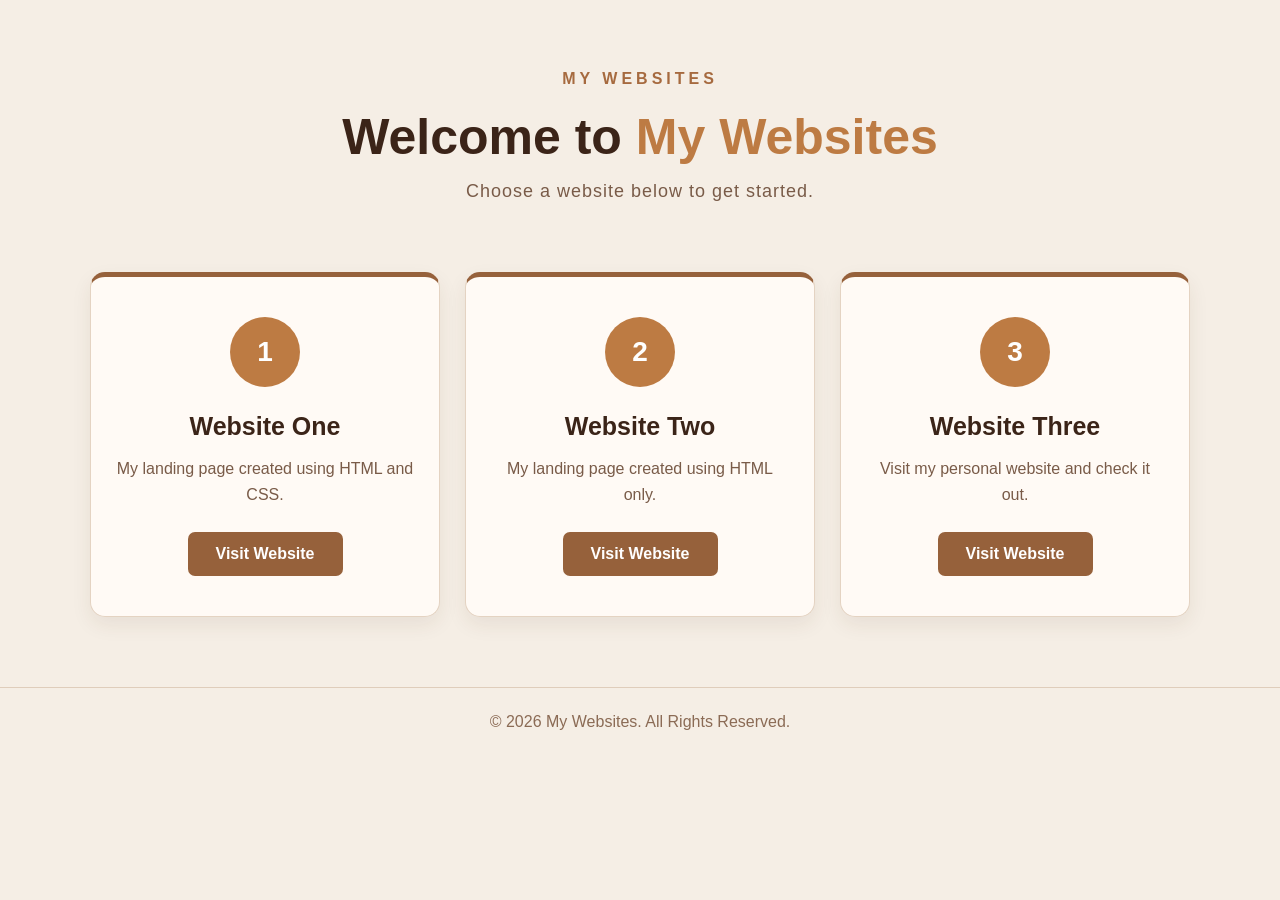
<file: index.html>
<!DOCTYPE html>
<html lang="en">
<head>
    <meta charset="UTF-8">
    <meta name="viewport" content="width=device-width, initial-scale=1.0">
    <title>My Websites</title>

    <style>
        * {
            margin: 0;
            padding: 0;
            box-sizing: border-box;
            font-family: Arial, sans-serif;
        }

        body {
            min-height: 100vh;
            background: #f5eee5;
            color: #3b2418;
        }

        header {
            text-align: center;
            padding: 70px 20px 40px;
        }

        header p {
            color: #a66a3f;
            font-size: 16px;
            letter-spacing: 4px;
            font-weight: bold;
            margin-bottom: 20px;
        }

        header h1 {
            font-size: 50px;
            margin-bottom: 15px;
        }

        header h1 span {
            color: #bd7b43;
        }

        header .subtitle {
            color: #795b48;
            font-size: 18px;
            letter-spacing: 1px;
        }

        .websites {
            width: 90%;
            max-width: 1100px;
            margin: 30px auto 70px;
            display: grid;
            grid-template-columns: repeat(3, 1fr);
            gap: 25px;
        }

        .card {
            background: #fffaf5;
            border: 1px solid #e4d3c2;
            border-top: 5px solid #96613b;
            border-radius: 15px;
            padding: 40px 25px;
            text-align: center;
            box-shadow: 0 8px 20px rgba(80, 50, 30, 0.08);
            transition: 0.3s;
        }

        .card:hover {
            transform: translateY(-8px);
            box-shadow: 0 15px 30px rgba(80, 50, 30, 0.15);
        }

        .number {
            width: 70px;
            height: 70px;
            margin: 0 auto 25px;
            background: #bd7b43;
            color: white;
            border-radius: 50%;
            display: flex;
            align-items: center;
            justify-content: center;
            font-size: 28px;
            font-weight: bold;
        }

        .card h2 {
            font-size: 25px;
            margin-bottom: 15px;
        }

        .card p {
            color: #795b48;
            line-height: 1.6;
            min-height: 50px;
            margin-bottom: 25px;
        }

        .button {
            display: inline-block;
            background: #96613b;
            color: white;
            text-decoration: none;
            padding: 13px 28px;
            border-radius: 7px;
            font-weight: bold;
            transition: 0.3s;
        }

        .button:hover {
            background: #6f4328;
        }

        footer {
            text-align: center;
            padding: 25px;
            color: #8b6b55;
            border-top: 1px solid #dfcdbb;
        }

        @media (max-width: 800px) {
            .websites {
                grid-template-columns: 1fr;
                max-width: 500px;
            }

            header h1 {
                font-size: 38px;
            }
        }
    </style>
</head>

<body>

    <header>
        <p>MY WEBSITES</p>

        <h1>
            Welcome to <span>My Websites</span>
        </h1>

        <div class="subtitle">
            Choose a website below to get started.
        </div>
    </header>


    <section class="websites">

        <!-- Website One -->
        <div class="card">
            <div class="number">1</div>

            <h2>Website One</h2>

            <p>
                My landing page created using HTML and CSS.
            </p>

            <a href="landing-page-html-css/" class="button">
                Visit Website
            </a>
        </div>


        <!-- Website Two -->
        <div class="card">
            <div class="number">2</div>

            <h2>Website Two</h2>

            <p>
                My landing page created using HTML only.
            </p>

            <a href="landing-page-html/" class="button">
                Visit Website
            </a>
        </div>


        <!-- Website Three -->
        <div class="card">
            <div class="number">3</div>

            <h2>Website Three</h2>

            <p>
                Visit my personal website and check it out.
            </p>

            <a href="personal-page/" class="button">
                Visit Website
            </a>
        </div>

    </section>


    <footer>
        <p>© 2026 My Websites. All Rights Reserved.</p>
    </footer>

</body>
</html>
</file>
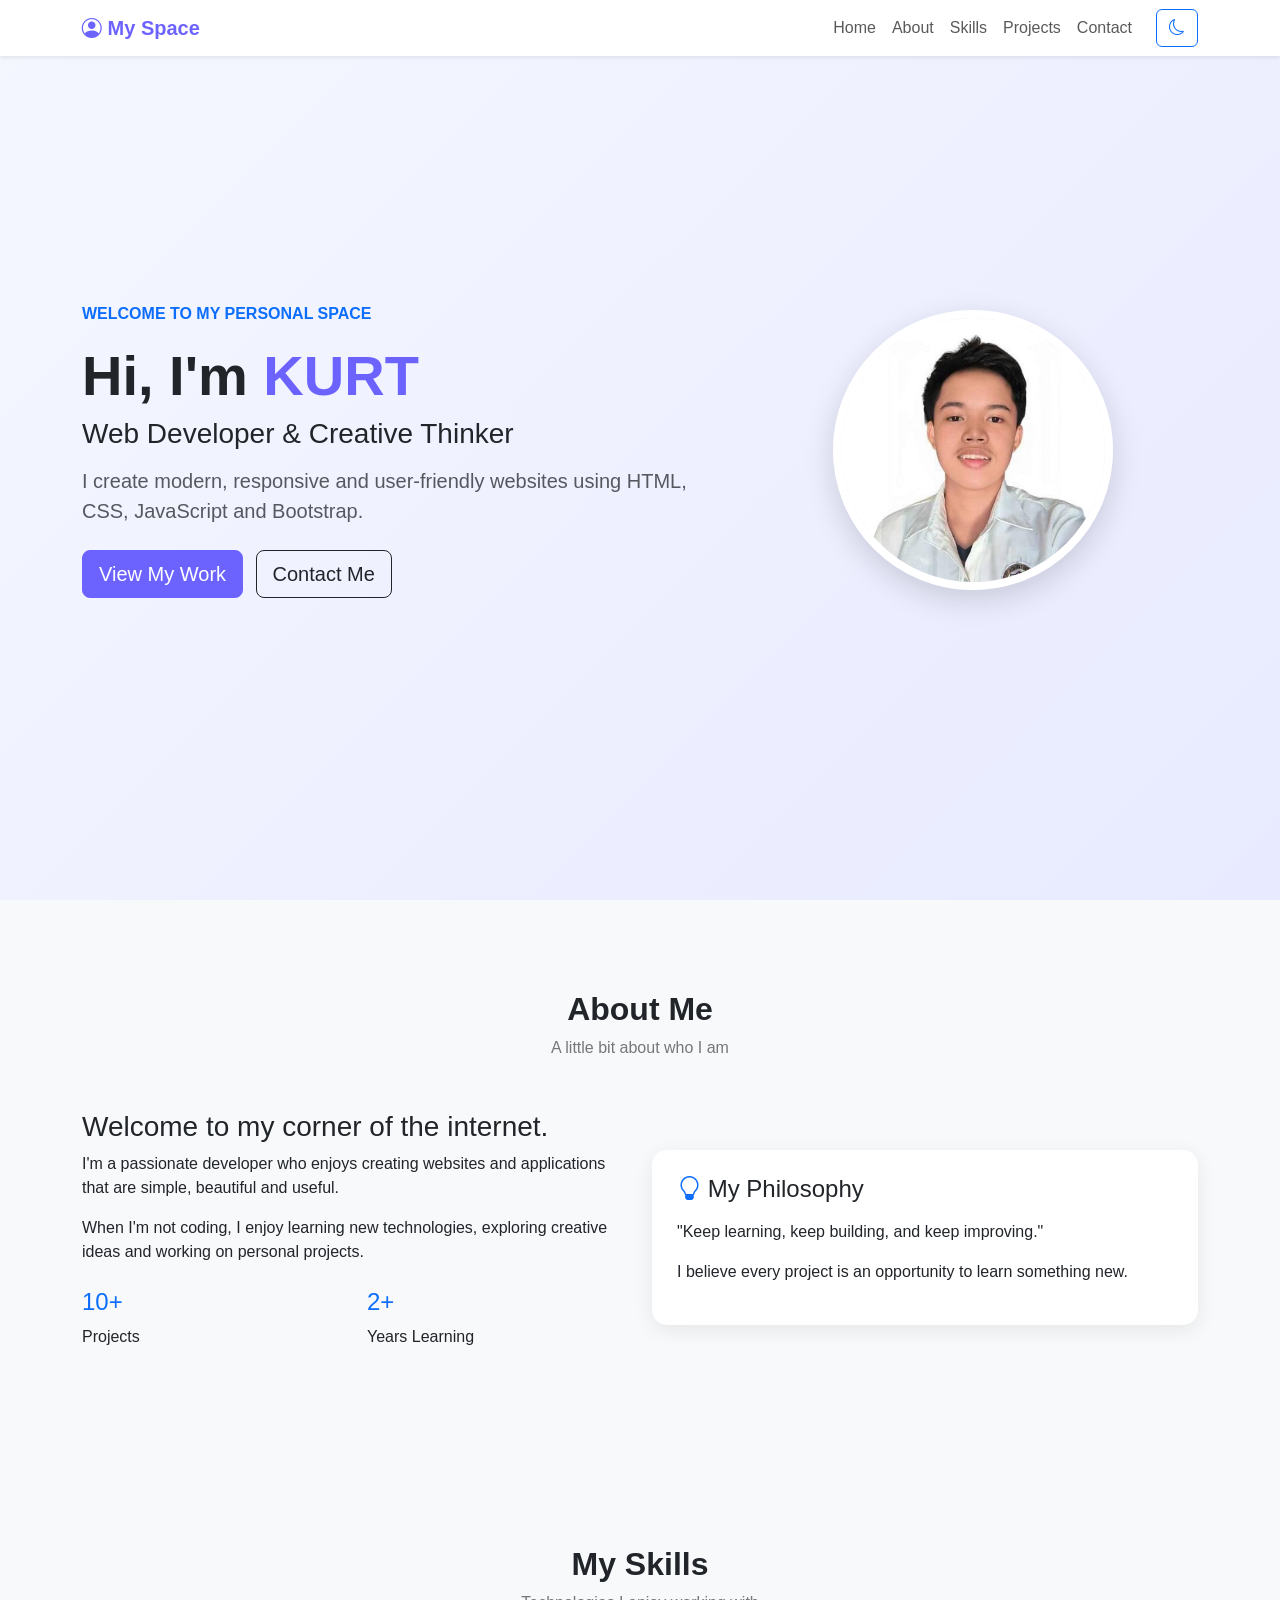
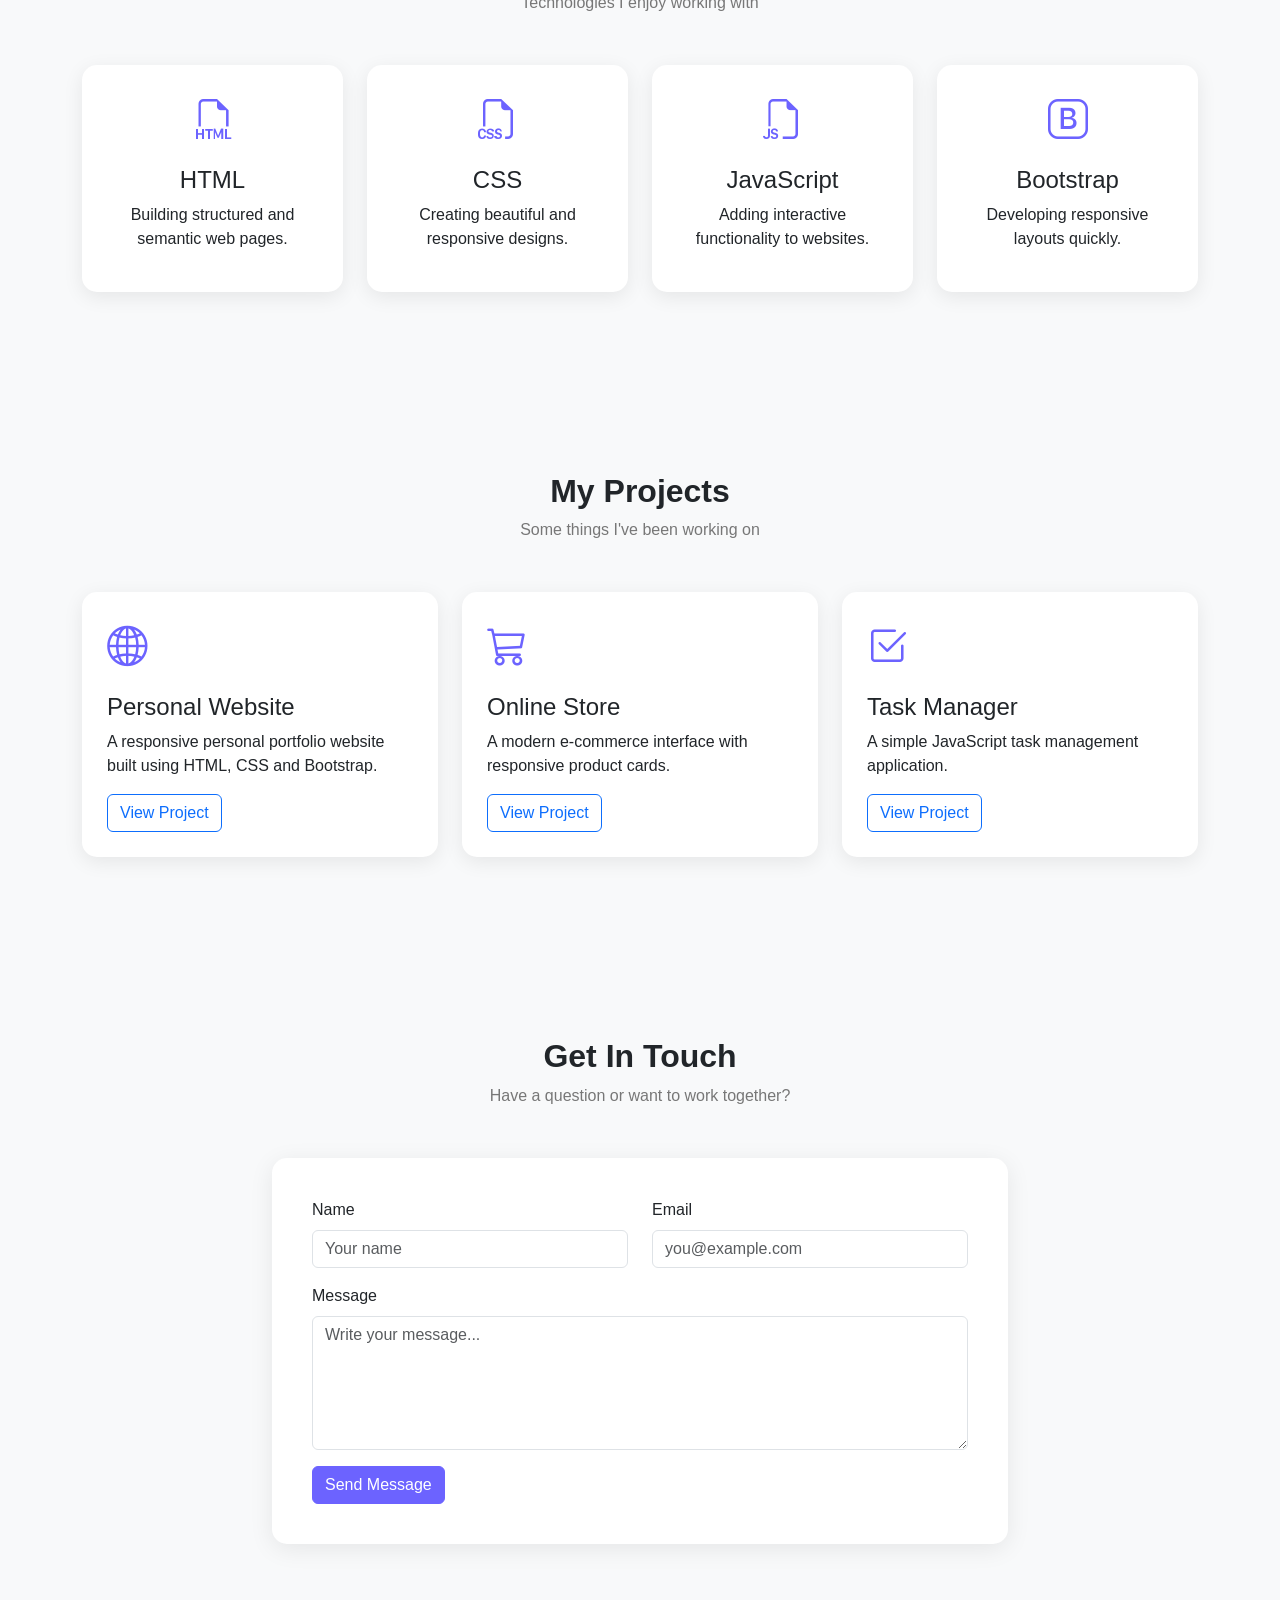
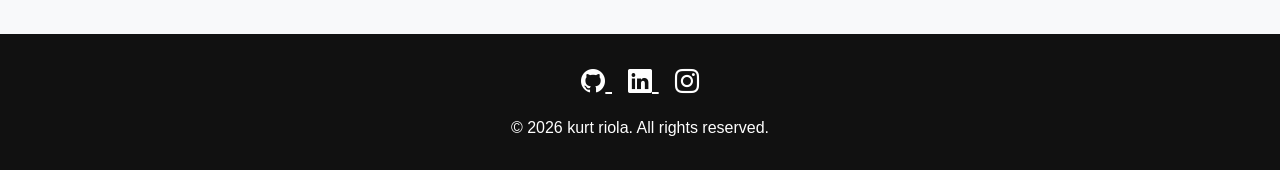
<file: personal-page/index.html>
<!DOCTYPE html>
<html lang="en">
<head>
    <meta charset="UTF-8">
    <meta name="viewport" content="width=device-width, initial-scale=1.0">

    <title>My Personal Space</title>

    <!-- Bootstrap CSS -->
    <link
        href="https://cdn.jsdelivr.net/npm/bootstrap@5.3.3/dist/css/bootstrap.min.css"
        rel="stylesheet"
    >

    <!-- Bootstrap Icons -->
    <link
        rel="stylesheet"
        href="https://cdn.jsdelivr.net/npm/bootstrap-icons@1.11.3/font/bootstrap-icons.min.css"
    >

    <!-- Custom CSS -->
    <style>
        :root {
            --primary: #6c63ff;
            --secondary: #8f94fb;
            --dark: #121212;
            --light: #f8f9fa;
        }

        html {
            scroll-behavior: smooth;
        }

        body {
            font-family: Arial, sans-serif;
            background: var(--light);
            color: #212529;
            transition: 0.3s ease;
        }

        /* Navbar */
        .navbar {
            transition: 0.3s;
        }

        .navbar-brand {
            font-weight: bold;
            color: var(--primary) !important;
        }

        /* Hero */
        .hero {
            min-height: 100vh;
            display: flex;
            align-items: center;
            background: linear-gradient(
                135deg,
                #f5f7ff,
                #e8eaff
            );
        }

        .hero h1 {
            font-size: 3.5rem;
            font-weight: 700;
        }

        .hero h1 span {
            color: var(--primary);
        }

        .hero-image {
            width: 280px;
            height: 280px;
            object-fit: cover;
            border-radius: 50%;
            border: 8px solid white;
            box-shadow: 0 10px 30px rgba(0, 0, 0, 0.15);
        }

        /* Section */
        section {
            padding: 90px 0;
        }

        .section-title {
            text-align: center;
            margin-bottom: 50px;
        }

        .section-title h2 {
            font-weight: bold;
        }

        .section-title p {
            color: #777;
        }

        /* Cards */
        .custom-card {
            border: none;
            border-radius: 15px;
            padding: 25px;
            background: white;
            box-shadow: 0 5px 20px rgba(0, 0, 0, 0.08);
            transition: 0.3s;
            height: 100%;
        }

        .custom-card:hover {
            transform: translateY(-8px);
            box-shadow: 0 12px 30px rgba(0, 0, 0, 0.12);
        }

        .skill-icon {
            font-size: 40px;
            color: var(--primary);
        }

        /* Buttons */
        .btn-primary {
            background: var(--primary);
            border-color: var(--primary);
        }

        .btn-primary:hover {
            background: #574fd6;
            border-color: #574fd6;
        }

        /* Contact */
        .contact-box {
            background: white;
            padding: 40px;
            border-radius: 15px;
            box-shadow: 0 5px 25px rgba(0, 0, 0, 0.08);
        }

        /* Footer */
        footer {
            background: #111;
            color: white;
            padding: 30px 0;
        }

        /* Dark Mode */
        body.dark-mode {
            background: #181818;
            color: #eee;
        }

        body.dark-mode .hero {
            background: linear-gradient(
                135deg,
                #181818,
                #242424
            );
        }

        body.dark-mode .custom-card,
        body.dark-mode .contact-box {
            background: #242424;
            color: #eee;
        }

        body.dark-mode .navbar {
            background: #181818 !important;
        }

        body.dark-mode .navbar .nav-link {
            color: #ddd !important;
        }

        body.dark-mode .section-title p {
            color: #aaa;
        }

        body.dark-mode .form-control {
            background: #333;
            border-color: #555;
            color: white;
        }

        /* Back to top */
        #backToTop {
            position: fixed;
            bottom: 25px;
            right: 25px;
            display: none;
            z-index: 999;
        }
    </style>
</head>

<body>

<nav class="navbar navbar-expand-lg bg-white shadow-sm fixed-top">
    <div class="container">

        <a class="navbar-brand" href="#home">
            <i class="bi bi-person-circle"></i>
            My Space
        </a>

        <button
            class="navbar-toggler"
            type="button"
            data-bs-toggle="collapse"
            data-bs-target="#navbarNav"
        >
            <span class="navbar-toggler-icon"></span>
        </button>

        <div class="collapse navbar-collapse" id="navbarNav">

            <ul class="navbar-nav ms-auto align-items-lg-center">

                <li class="nav-item">
                    <a class="nav-link" href="#home">Home</a>
                </li>

                <li class="nav-item">
                    <a class="nav-link" href="#about">About</a>
                </li>

                <li class="nav-item">
                    <a class="nav-link" href="#skills">Skills</a>
                </li>

                <li class="nav-item">
                    <a class="nav-link" href="#projects">Projects</a>
                </li>

                <li class="nav-item">
                    <a class="nav-link" href="#contact">Contact</a>
                </li>

                <li class="nav-item ms-lg-3">
                    <button
                        class="btn btn-outline-primary"
                        id="darkModeBtn"
                    >
                        <i class="bi bi-moon"></i>
                    </button>
                </li>

            </ul>
        </div>
    </div>
</nav>


<section id="home" class="hero">

    <div class="container">

        <div class="row align-items-center">

            <div class="col-lg-7">

                <p class="text-primary fw-bold">
                    WELCOME TO MY PERSONAL SPACE
                </p>

                <h1>
                    Hi, I'm <span>KURT</span>
                </h1>

                <h3 class="mb-3">
                    Web Developer & Creative Thinker
                </h3>

                <p class="lead text-muted">
                    I create modern, responsive and user-friendly
                    websites using HTML, CSS, JavaScript and Bootstrap.
                </p>

                <div class="mt-4">

                    <a href="#projects" class="btn btn-primary btn-lg me-2">
                        View My Work
                    </a>

                    <a href="#contact" class="btn btn-outline-dark btn-lg">
                        Contact Me
                    </a>

                </div>

            </div>

            <div class="col-lg-5 text-center mt-5 mt-lg-0">

                <img src="image/kurt.jpe"alt="Profile"class="hero-image">

            </div>

        </div>

    </div>

</section>


<section id="about">

    <div class="container">

        <div class="section-title">

            <h2>About Me</h2>

            <p>
                A little bit about who I am
            </p>

        </div>

        <div class="row align-items-center">

            <div class="col-lg-6">

                <h3>Welcome to my corner of the internet.</h3>

                <p>
                    I'm a passionate developer who enjoys creating
                    websites and applications that are simple,
                    beautiful and useful.
                </p>

                <p>
                    When I'm not coding, I enjoy learning new
                    technologies, exploring creative ideas and
                    working on personal projects.
                </p>

                <div class="row mt-4">

                    <div class="col-6">
                        <h4 class="text-primary">10+</h4>
                        <p>Projects</p>
                    </div>

                    <div class="col-6">
                        <h4 class="text-primary">2+</h4>
                        <p>Years Learning</p>
                    </div>

                </div>

            </div>

            <div class="col-lg-6">

                <div class="custom-card">

                    <h4>
                        <i class="bi bi-lightbulb text-primary"></i>
                        My Philosophy
                    </h4>

                    <p class="mt-3">
                        "Keep learning, keep building, and keep
                        improving."
                    </p>

                    <p>
                        I believe every project is an opportunity
                        to learn something new.
                    </p>

                </div>

            </div>

        </div>

    </div>

</section>


<section id="skills" class="bg-light">

    <div class="container">

        <div class="section-title">

            <h2>My Skills</h2>

            <p>
                Technologies I enjoy working with
            </p>

        </div>

        <div class="row g-4">

            <div class="col-md-6 col-lg-3">

                <div class="custom-card text-center">

                    <i class="bi bi-filetype-html skill-icon"></i>

                    <h4 class="mt-3">HTML</h4>

                    <p>
                        Building structured and semantic web pages.
                    </p>

                </div>

            </div>


            <div class="col-md-6 col-lg-3">

                <div class="custom-card text-center">

                    <i class="bi bi-filetype-css skill-icon"></i>

                    <h4 class="mt-3">CSS</h4>

                    <p>
                        Creating beautiful and responsive designs.
                    </p>

                </div>

            </div>


            <div class="col-md-6 col-lg-3">

                <div class="custom-card text-center">

                    <i class="bi bi-filetype-js skill-icon"></i>

                    <h4 class="mt-3">JavaScript</h4>

                    <p>
                        Adding interactive functionality to websites.
                    </p>

                </div>

            </div>


            <div class="col-md-6 col-lg-3">

                <div class="custom-card text-center">

                    <i class="bi bi-bootstrap skill-icon"></i>

                    <h4 class="mt-3">Bootstrap</h4>

                    <p>
                        Developing responsive layouts quickly.
                    </p>

                </div>

            </div>

        </div>

    </div>

</section>


<section id="projects">

    <div class="container">

        <div class="section-title">

            <h2>My Projects</h2>

            <p>
                Some things I've been working on
            </p>

        </div>

        <div class="row g-4">

            <div class="col-md-6 col-lg-4">

                <div class="custom-card">

                    <i class="bi bi-globe2 skill-icon"></i>

                    <h4 class="mt-3">
                        Personal Website
                    </h4>

                    <p>
                        A responsive personal portfolio website
                        built using HTML, CSS and Bootstrap.
                    </p>

                    <a href="#" class="btn btn-outline-primary">
                        View Project
                    </a>

                </div>

            </div>


            <div class="col-md-6 col-lg-4">

                <div class="custom-card">

                    <i class="bi bi-cart3 skill-icon"></i>

                    <h4 class="mt-3">
                        Online Store
                    </h4>

                    <p>
                        A modern e-commerce interface with
                        responsive product cards.
                    </p>

                    <a href="#" class="btn btn-outline-primary">
                        View Project
                    </a>

                </div>

            </div>


            <div class="col-md-6 col-lg-4">

                <div class="custom-card">

                    <i class="bi bi-check2-square skill-icon"></i>

                    <h4 class="mt-3">
                        Task Manager
                    </h4>

                    <p>
                        A simple JavaScript task management
                        application.
                    </p>

                    <a href="#" class="btn btn-outline-primary">
                        View Project
                    </a>

                </div>

            </div>

        </div>

    </div>

</section>


<section id="contact" class="bg-light">

    <div class="container">

        <div class="section-title">

            <h2>Get In Touch</h2>

            <p>
                Have a question or want to work together?
            </p>

        </div>

        <div class="row justify-content-center">

            <div class="col-lg-8">

                <div class="contact-box">

                    <form id="contactForm">

                        <div class="row">

                            <div class="col-md-6 mb-3">

                                <label class="form-label">
                                    Name
                                </label>

                                <input
                                    type="text"
                                    class="form-control"
                                    id="name"
                                    placeholder="Your name"
                                    required
                                >

                            </div>


                            <div class="col-md-6 mb-3">

                                <label class="form-label">
                                    Email
                                </label>

                                <input
                                    type="email"
                                    class="form-control"
                                    id="email"
                                    placeholder="you@example.com"
                                    required
                                >

                            </div>

                        </div>


                        <div class="mb-3">

                            <label class="form-label">
                                Message
                            </label>

                            <textarea
                                class="form-control"
                                id="message"
                                rows="5"
                                placeholder="Write your message..."
                                required
                            ></textarea>

                        </div>


                        <button
                            type="submit"
                            class="btn btn-primary"
                        >
                            Send Message
                        </button>

                    </form>

                    <div
                        id="successMessage"
                        class="alert alert-success mt-3 d-none"
                    >
                        Thanks! Your message has been submitted.
                    </div>

                </div>

            </div>

        </div>

    </div>

</section>


<footer>

    <div class="container text-center">

        <div class="mb-3">

            <a href="#" class="text-white fs-4 me-3">
                <i class="bi bi-github"></i>
            </a>

            <a href="#" class="text-white fs-4 me-3">
                <i class="bi bi-linkedin"></i>
            </a>

            <a href="#" class="text-white fs-4">
                <i class="bi bi-instagram"></i>
            </a>

        </div>

        <p class="mb-0">
            © 2026 kurt riola. All rights reserved.
        </p>

    </div>

</footer>


<button
    id="backToTop"
    class="btn btn-primary rounded-circle"
>
    <i class="bi bi-arrow-up"></i>
</button>


<script
    src="https://cdn.jsdelivr.net/npm/bootstrap@5.3.3/dist/js/bootstrap.bundle.min.js">
</script>


<script>

    // Dark Mode
    const darkModeBtn = document.getElementById("darkModeBtn");

    darkModeBtn.addEventListener("click", function () {

        document.body.classList.toggle("dark-mode");

        const icon = darkModeBtn.querySelector("i");

        if (document.body.classList.contains("dark-mode")) {

            icon.classList.remove("bi-moon");
            icon.classList.add("bi-sun");

        } else {

            icon.classList.remove("bi-sun");
            icon.classList.add("bi-moon");

        }

    });


    const contactForm = document.getElementById("contactForm");
    const successMessage = document.getElementById("successMessage");

    contactForm.addEventListener("submit", function(event) {

        event.preventDefault();

        successMessage.classList.remove("d-none");

        contactForm.reset();

        setTimeout(function() {
            successMessage.classList.add("d-none");
        }, 5000);

    });


    const backToTop = document.getElementById("backToTop");

    window.addEventListener("scroll", function() {

        if (window.scrollY > 300) {
            backToTop.style.display = "block";
        } else {
            backToTop.style.display = "none";
        }

    });


    backToTop.addEventListener("click", function() {

        window.scrollTo({
            top: 0,
            behavior: "smooth"
        });

    });

    document.querySelectorAll(".navbar-nav .nav-link").forEach(link => {

        link.addEventListener("click", function() {

            const navbar = document.querySelector(".navbar-collapse");

            if (navbar.classList.contains("show")) {

                new bootstrap.Collapse(navbar).hide();

            }

        });

    });

</script>

</body>
</html>
</file>
